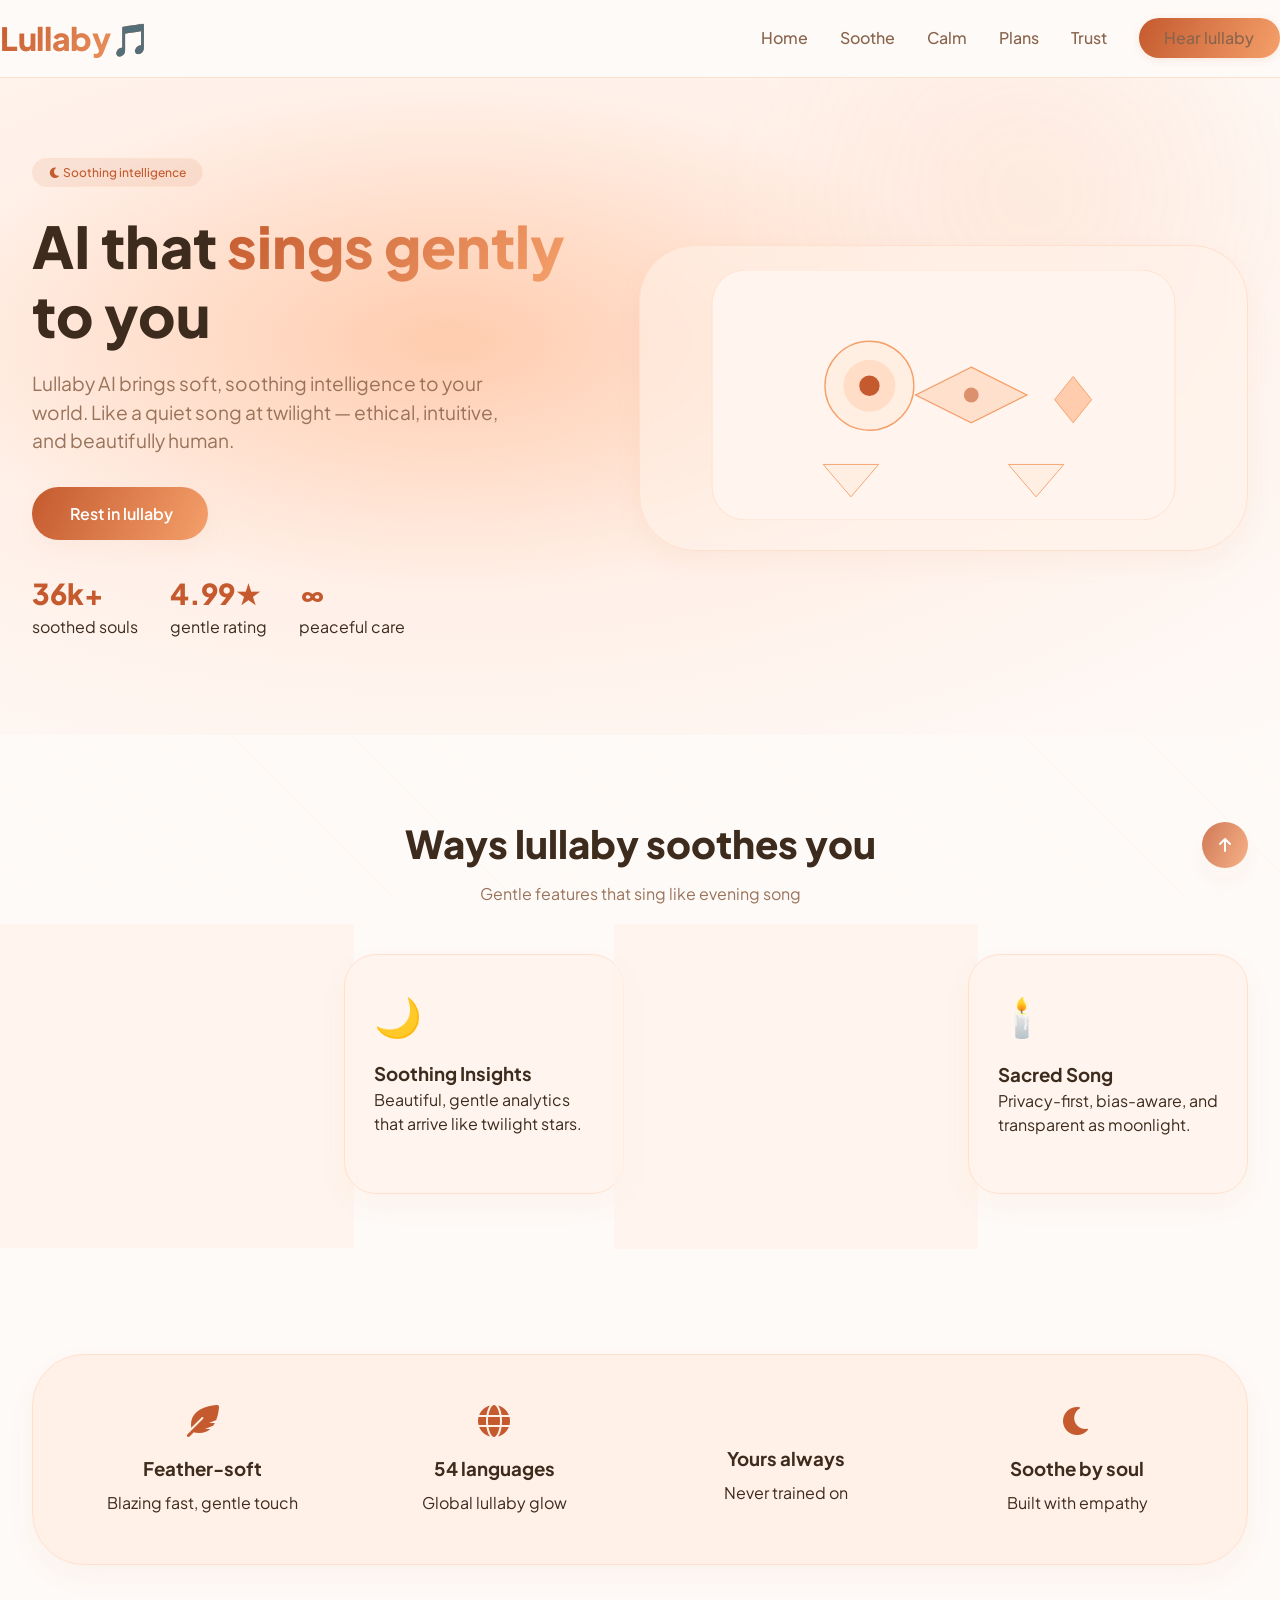
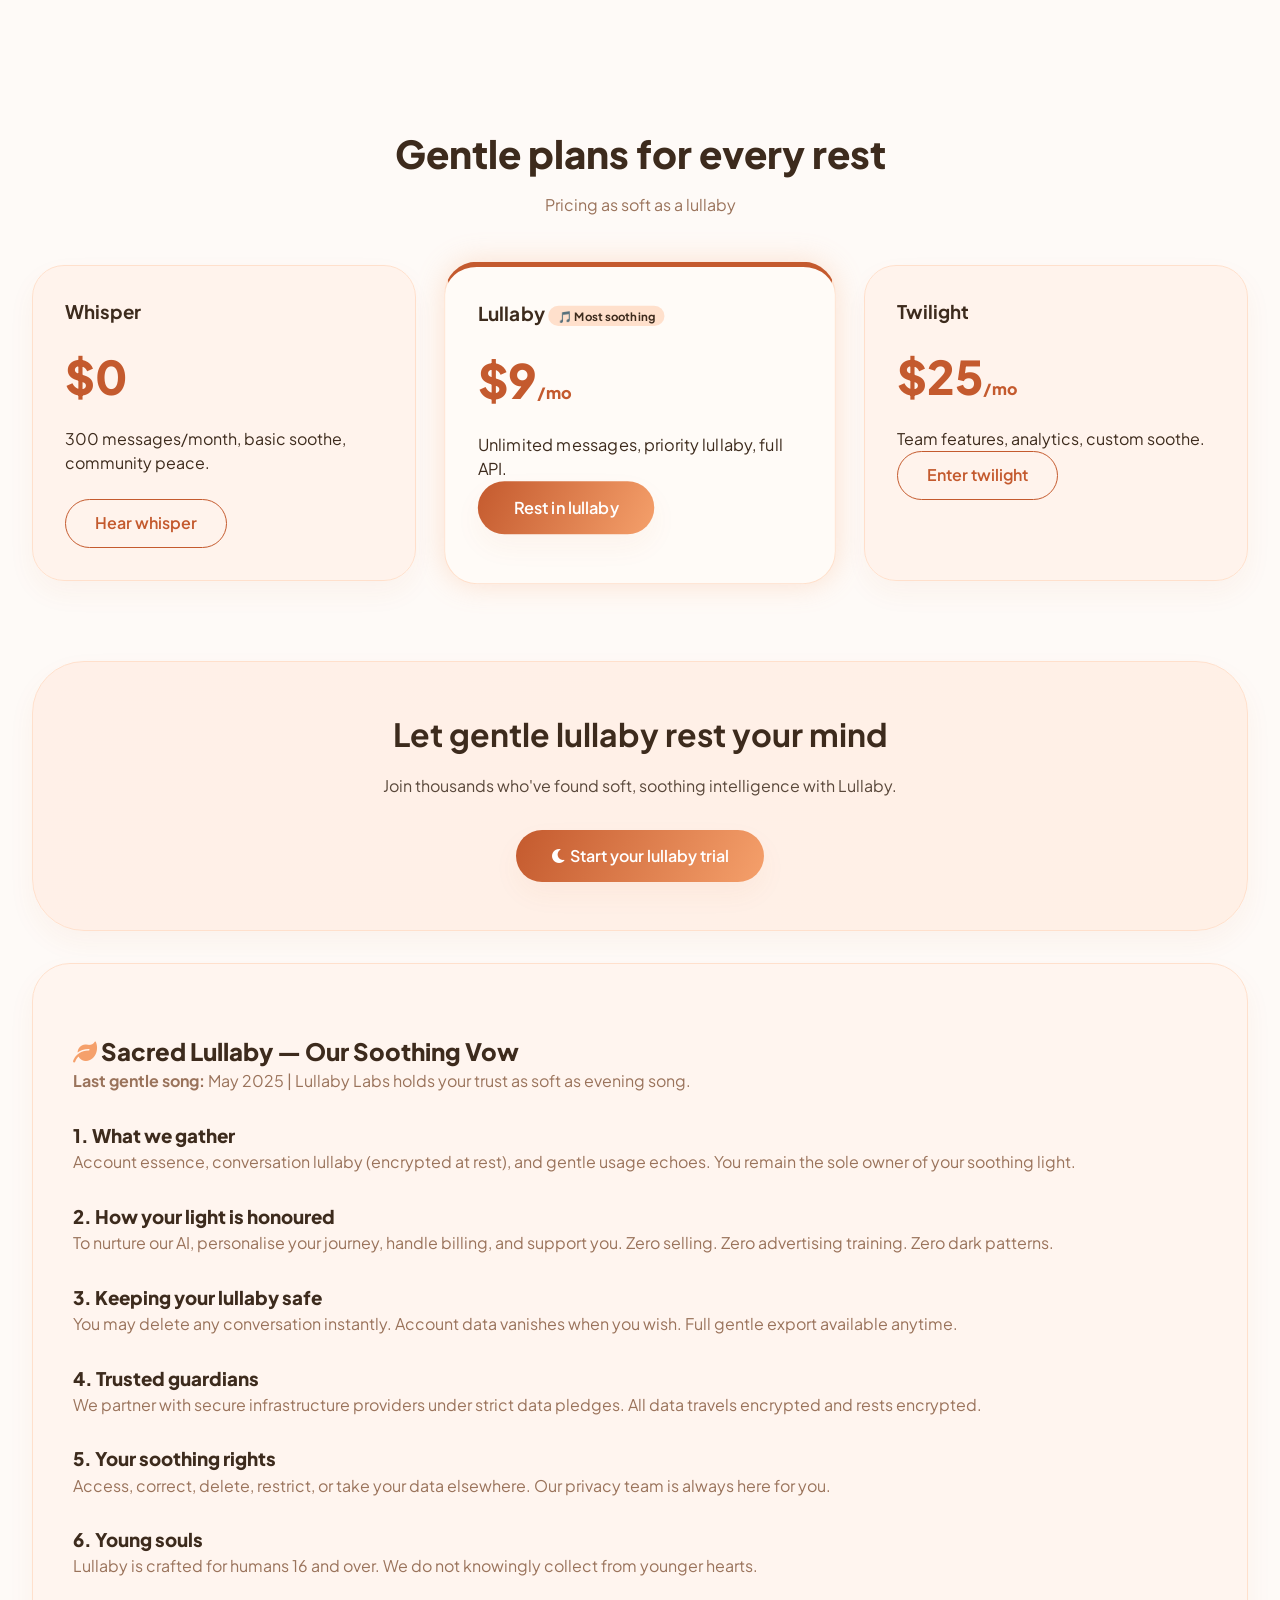
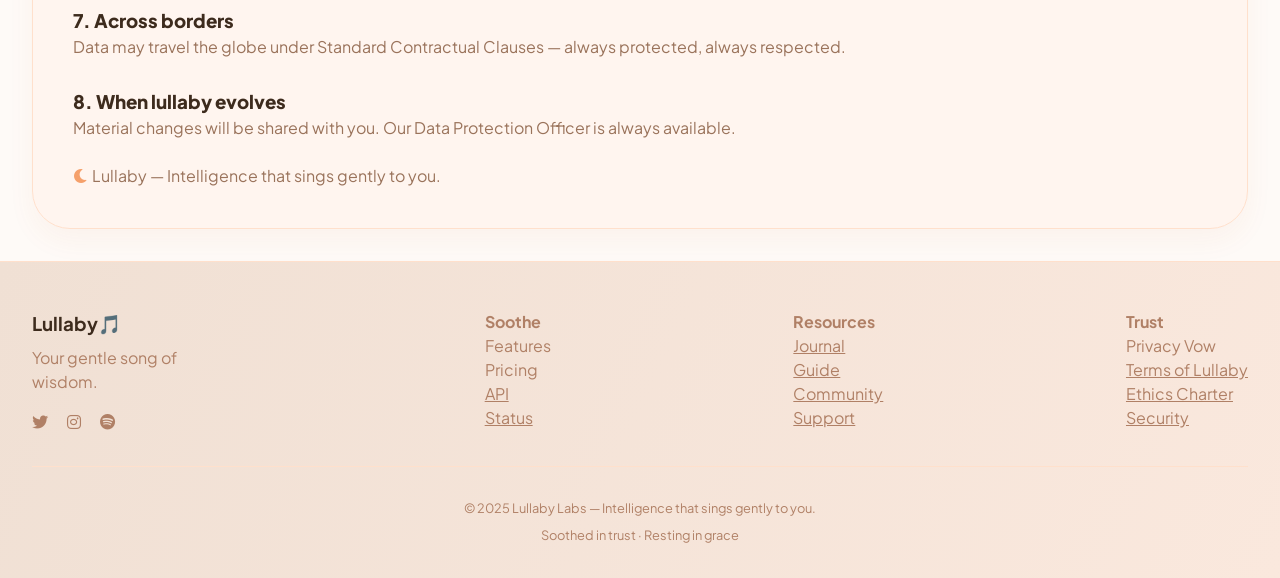
<file: index.html>
<!DOCTYPE html>
<html lang="en">
<head>
    <meta charset="UTF-8">
    <meta name="viewport" content="width=device-width, initial-scale=1.0, viewport-fit=cover">
    <title>Lullaby AI | Soft Intelligence That Soothes</title>
    <meta name="description" content="Lullaby AI brings soft, soothing intelligence to your world. Gentle, intuitive, and beautifully human — like a quiet song at twilight.">
    <meta name="keywords" content="lullaby AI, soft soothe, gentle intelligence, peach warmth, ethical AI">
    <meta name="author" content="Lullaby Labs">
    <link rel="stylesheet" href="https://cdnjs.cloudflare.com/ajax/libs/font-awesome/6.0.0-beta3/css/all.min.css">
    <link href="https://fonts.googleapis.com/css2?family=Plus+Jakarta+Sans:wght@300;400;500;600;700;800&display=swap" rel="stylesheet">
    <style>
        * {
            margin: 0;
            padding: 0;
            box-sizing: border-box;
        }

        body {
            font-family: 'Plus Jakarta Sans', sans-serif;
            background: #fefaf7;
            color: #3d2b1d;
            line-height: 1.5;
            scroll-behavior: smooth;
        }

        :root {
            --lullaby-light: #fff0e8;
            --lullaby-soft: #ffe0cc;
            --lullaby-glow: #ffccae;
            --lullaby-warm: #f5a06b;
            --lullaby-deep: #c45a2e;
            --shadow-soft: 0 12px 28px rgba(196, 90, 46, 0.05);
            --glow-soft: 0 0 28px rgba(245, 160, 107, 0.28);
            --radius-card: 32px;
        }

        /* Calm wave pattern */
        .calm-wave {
            position: fixed;
            top: 0;
            left: 0;
            width: 100%;
            height: 100%;
            pointer-events: none;
            background-image: repeating-linear-gradient(45deg, rgba(255, 204, 174, 0.05) 0px, rgba(255, 204, 174, 0.05) 1px, transparent 1px, transparent 28px);
            z-index: 0;
        }
        .calm-wave::after {
            content: '';
            position: absolute;
            top: 0;
            left: 0;
            width: 100%;
            height: 100%;
            background: radial-gradient(circle at 30px 40px, rgba(245, 160, 107, 0.04) 1px, transparent 1px);
            background-size: 35px 35px;
            pointer-events: none;
        }

        .container {
            max-width: 1280px;
            margin: 0 auto;
            padding: 0 32px;
            position: relative;
            z-index: 1;
        }

        /* Navigation */
        .navbar {
            background: rgba(254, 250, 247, 0.94);
            backdrop-filter: blur(14px);
            position: sticky;
            top: 0;
            z-index: 101;
            border-bottom: 1px solid var(--lullaby-soft);
        }

        .nav-wrapper {
            display: flex;
            justify-content: space-between;
            align-items: center;
            padding: 0.9rem 0;
            flex-wrap: wrap;
            gap: 1rem;
        }

        .logo {
            font-size: 2rem;
            font-weight: 800;
            background: linear-gradient(125deg, #c45a2e, #f5a06b);
            -webkit-background-clip: text;
            background-clip: text;
            color: transparent;
            letter-spacing: -0.01em;
        }

        .nav-links {
            display: flex;
            gap: 2rem;
            align-items: center;
            flex-wrap: wrap;
        }

        .nav-links a {
            text-decoration: none;
            font-weight: 500;
            color: #8a644c;
            transition: 0.2s;
        }

        .nav-links a:hover {
            color: var(--lullaby-deep);
        }

        .btn-lullaby {
            background: linear-gradient(115deg, var(--lullaby-deep), var(--lullaby-warm));
            padding: 0.5rem 1.6rem;
            border-radius: 50px;
            color: white;
            font-weight: 600;
            text-decoration: none;
            transition: 0.2s;
            box-shadow: 0 2px 8px rgba(196, 90, 46, 0.12);
            display: inline-block;
            cursor: pointer;
            border: none;
        }

        .btn-lullaby:hover {
            transform: translateY(-2px);
            box-shadow: 0 6px 14px rgba(196, 90, 46, 0.2);
        }

        /* Hero */
        .hero {
            padding: 5rem 0 6rem;
            background: radial-gradient(ellipse at 35% 40%, var(--lullaby-glow) 0%, var(--lullaby-light) 45%, #fefaf7 100%);
            position: relative;
            overflow: hidden;
        }

        .hero::before {
            content: '';
            position: absolute;
            top: -10%;
            right: -8%;
            width: 55%;
            height: 55%;
            background: radial-gradient(circle, rgba(245, 160, 107, 0.1), transparent 70%);
            filter: blur(42px);
            pointer-events: none;
        }

        .hero-grid {
            display: flex;
            flex-wrap: wrap;
            align-items: center;
            gap: 3rem;
            position: relative;
            z-index: 2;
        }

        .hero-text {
            flex: 1;
        }

        .hero-tag {
            background: rgba(196, 90, 46, 0.1);
            border: 1px solid var(--lullaby-soft);
            border-radius: 50px;
            padding: 0.3rem 1rem;
            display: inline-block;
            font-weight: 500;
            font-size: 0.75rem;
            color: var(--lullaby-deep);
            margin-bottom: 1.5rem;
        }

        .hero-text h1 {
            font-size: 3.6rem;
            font-weight: 800;
            line-height: 1.2;
            margin-bottom: 1.2rem;
            color: #3d2b1d;
        }

        .lullaby-word {
            background: linear-gradient(135deg, var(--lullaby-deep), var(--lullaby-warm));
            -webkit-background-clip: text;
            background-clip: text;
            color: transparent;
        }

        .hero-text p {
            font-size: 1.2rem;
            color: #9a735b;
            max-width: 90%;
            margin-bottom: 2rem;
        }

        .hero-stats {
            display: flex;
            gap: 2rem;
            margin-top: 2rem;
        }

        .stat-item h3 {
            font-size: 1.8rem;
            font-weight: 800;
            color: var(--lullaby-deep);
        }

        .hero-visual {
            flex: 1;
            text-align: center;
            background: rgba(255, 242, 234, 0.55);
            backdrop-filter: blur(8px);
            border-radius: 56px;
            padding: 1.5rem;
            box-shadow: var(--shadow-soft);
            border: 1px solid var(--lullaby-soft);
        }

        .btn-primary {
            background: linear-gradient(115deg, var(--lullaby-deep), var(--lullaby-warm));
            padding: 0.9rem 2.2rem;
            border-radius: 50px;
            color: white;
            font-weight: 600;
            display: inline-block;
            text-decoration: none;
            transition: 0.2s;
            box-shadow: var(--shadow-soft);
            cursor: pointer;
            border: none;
        }

        .btn-primary:hover {
            transform: translateY(-2px);
            box-shadow: 0 10px 22px rgba(196, 90, 46, 0.2);
        }

        section {
            padding: 5rem 0;
        }

        .section-header {
            text-align: center;
            margin-bottom: 3rem;
        }

        .section-header h2 {
            font-size: 2.4rem;
            font-weight: 800;
            color: #3d2b1d;
            margin-bottom: 0.6rem;
        }

        .section-header p {
            color: #9a735b;
            max-width: 580px;
            margin: 0 auto;
        }

        /* Cards */
        .cards-grid {
            display: grid;
            grid-template-columns: repeat(auto-fit, minmax(280px, 1fr));
            gap: 2rem;
        }

        .lullaby-card {
            background: rgba(255, 242, 234, 0.7);
            backdrop-filter: blur(4px);
            border-radius: var(--radius-card);
            padding: 2rem 1.8rem;
            border: 1px solid var(--lullaby-soft);
            transition: all 0.3s ease;
            box-shadow: var(--shadow-soft);
            cursor: pointer;
        }

        .lullaby-card:hover {
            transform: translateY(-7px);
            border-color: var(--lullaby-glow);
            box-shadow: var(--glow-soft);
            background: rgba(255, 248, 242, 0.92);
        }

        .card-icon {
            font-size: 2.4rem;
            margin-bottom: 1rem;
        }

        /* Soothe row */
        .soothe-row {
            display: flex;
            flex-wrap: wrap;
            gap: 2rem;
            background: var(--lullaby-light);
            border-radius: 52px;
            padding: 2.5rem;
            border: 1px solid var(--lullaby-soft);
            box-shadow: var(--shadow-soft);
        }

        .soothe-cell {
            flex: 1;
            text-align: center;
            padding: 0.6rem;
        }

        /* Pricing */
        .pricing-grid {
            display: flex;
            flex-wrap: wrap;
            gap: 2rem;
            justify-content: center;
        }

        .price-card {
            background: rgba(255, 242, 234, 0.9);
            border-radius: 32px;
            flex: 1;
            min-width: 270px;
            padding: 2rem;
            border: 1px solid var(--lullaby-soft);
            transition: 0.25s;
            box-shadow: var(--shadow-soft);
        }

        .price-card.featured {
            border-top: 5px solid var(--lullaby-deep);
            transform: scale(1.02);
            background: #fffbf7;
            box-shadow: var(--glow-soft);
        }

        .price-number {
            font-size: 2.9rem;
            font-weight: 800;
            color: var(--lullaby-deep);
            margin: 1rem 0;
        }

        .btn-outline {
            border: 1.5px solid var(--lullaby-deep);
            padding: 0.7rem 1.8rem;
            border-radius: 50px;
            background: transparent;
            color: var(--lullaby-deep);
            font-weight: 600;
            text-decoration: none;
            display: inline-block;
            transition: 0.2s;
            cursor: pointer;
        }

        .btn-outline:hover {
            background: var(--lullaby-deep);
            color: white;
        }

        .cta-section {
            background: linear-gradient(125deg, var(--lullaby-light), #fff0e6);
            border-radius: 52px;
            text-align: center;
            padding: 3rem;
            border: 1px solid var(--lullaby-soft);
            box-shadow: var(--shadow-soft);
        }

        /* Privacy */
        .privacy-section {
            background: #fff5ef;
            border-radius: 38px;
            padding: 2.5rem;
            margin: 2rem 0;
            border: 1px solid var(--lullaby-soft);
            scroll-margin-top: 90px;
            box-shadow: var(--shadow-soft);
        }

        .privacy-section h2, .privacy-section h3 {
            color: #3d2b1d;
            margin-top: 1.8rem;
            font-weight: 800;
        }

        .privacy-section p, .privacy-section li {
            color: #9a735b;
        }

        footer {
            background: linear-gradient(115deg, #f0e0d4, #fae8dd);
            color: #b08066;
            padding: 3rem 0 2rem;
            border-top: 1px solid var(--lullaby-soft);
        }

        .back-to-top {
            position: fixed;
            bottom: 2rem;
            right: 2rem;
            background: linear-gradient(115deg, var(--lullaby-deep), var(--lullaby-warm));
            color: white;
            width: 46px;
            height: 46px;
            border-radius: 50%;
            display: flex;
            align-items: center;
            justify-content: center;
            text-decoration: none;
            opacity: 0.8;
            transition: 0.2s;
            z-index: 99;
            box-shadow: var(--shadow-soft);
        }

        .back-to-top:hover {
            opacity: 1;
            transform: translateY(-3px);
        }

        /* Modal */
        .info-modal {
            display: none;
            position: fixed;
            top: 0;
            left: 0;
            width: 100%;
            height: 100%;
            background: rgba(0,0,0,0.5);
            backdrop-filter: blur(8px);
            z-index: 1000;
            justify-content: center;
            align-items: center;
        }
        .info-modal-content {
            background: #fffaf5;
            padding: 2rem;
            border-radius: 32px;
            max-width: 380px;
            text-align: center;
            border: 1px solid var(--lullaby-soft);
            box-shadow: var(--glow-soft);
        }
        .info-modal-content h3 { color: var(--lullaby-deep); margin-bottom: 1rem; }
        .info-modal-content p { color: #8a644c; margin-bottom: 0.5rem; }
        .info-modal-content button {
            margin-top: 1.5rem;
            padding: 0.5rem 1.5rem;
            background: var(--lullaby-deep);
            color: white;
            border: none;
            border-radius: 40px;
            cursor: pointer;
        }

        @media (max-width: 800px) {
            .hero-text h1 { font-size: 2.2rem; }
            .nav-wrapper { flex-direction: column; }
            .section-header h2 { font-size: 1.9rem; }
        }
    </style>
</head>
<body>

<div class="calm-wave"></div>

<div id="demoModal" class="info-modal">
    <div class="info-modal-content">
        <i class="fas fa-moon" style="font-size: 3rem; color: #f5a06b;"></i>
        <h3>Lullaby AI</h3>
        <p>This is a gentle lullaby. In a live environment, this would open your personal soothing space.</p>
        <button onclick="closeModal()">Rest here</button>
    </div>
</div>

<nav class="navbar">
    <div class="container nav-wrapper">
        <div class="logo">Lullaby<span style="color:#f5a06b;">🎵</span></div>
        <div class="nav-links">
            <a href="#home">Home</a>
            <a href="#soothe">Soothe</a>
            <a href="#calm">Calm</a>
            <a href="#pricing">Plans</a>
            <a href="#privacy">Trust</a>
            <a href="#" class="btn-lullaby" onclick="openModal()">Hear lullaby</a>
        </div>
    </div>
</nav>

<main>
    <section id="home" class="hero">
        <div class="container hero-grid">
            <div class="hero-text">
                <div class="hero-tag"><i class="fas fa-moon"></i> Soothing intelligence</div>
                <h1>AI that <span class="lullaby-word">sings gently</span> to you</h1>
                <p>Lullaby AI brings soft, soothing intelligence to your world. Like a quiet song at twilight — ethical, intuitive, and beautifully human.</p>
                <a href="#" class="btn-primary" onclick="openModal()"><i class="fas fa-head-side-heart"></i> Rest in lullaby</a>
                <div class="hero-stats">
                    <div class="stat-item"><h3>36k+</h3><span>soothed souls</span></div>
                    <div class="stat-item"><h3>4.99★</h3><span>gentle rating</span></div>
                    <div class="stat-item"><h3>∞</h3><span>peaceful care</span></div>
                </div>
            </div>
            <div class="hero-visual">
                <svg width="100%" height="250" viewBox="0 0 500 270" fill="none" xmlns="http://www.w3.org/2000/svg">
                    <rect width="500" height="270" rx="36" fill="#FFF5EE" stroke="#FFE0CC" stroke-width="1"/>
                    <circle cx="170" cy="125" r="48" fill="#FFEFE2" stroke="#F5A06B" stroke-width="1.5"/>
                    <circle cx="170" cy="125" r="28" fill="#FFCCAE" fill-opacity="0.5"/>
                    <circle cx="170" cy="125" r="11" fill="#C45A2E"/>
                    <path d="M280 105 L340 135 L280 165 L220 135 Z" fill="#FFE0CC" stroke="#F5A06B" stroke-width="1.5"/>
                    <circle cx="280" cy="135" r="8" fill="#C45A2E" fill-opacity="0.6"/>
                    <path d="M390 115 L410 140 L390 165 L370 140 Z" fill="#FFCCAE" stroke="#F5A06B" stroke-width="1"/>
                    <path d="M120 210 L180 210 L150 245 Z" fill="#FFEFE2" stroke="#F5A06B" stroke-width="1"/>
                    <path d="M320 210 L380 210 L350 245 Z" fill="#FFEFE2" stroke="#F5A06B" stroke-width="1"/>
                </svg>
            </div>
        </div>
    </section>

    <section id="soothe">
        <div class="container">
            <div class="section-header">
                <h2>Ways lullaby soothes you</h2>
                <p>Gentle features that sing like evening song</p>
            </div>
            <div class="cards-grid">
                <div class="lullaby-card" onclick="openModal()"><div class="card-icon">🎵</div><h3>Lullaby Chat</h3><p>Conversations that flow like a gentle melody — soft and comforting.</p></div>
                <div class="lullaby-card" onclick="openModal()"><div class="card-icon">🌙</div><h3>Soothing Insights</h3><p>Beautiful, gentle analytics that arrive like twilight stars.</p></div>
                <div class="lullaby-card" onclick="openModal()"><div class="card-icon">🍃</div><h3>Peaceful Current</h3><p>Automation that moves like a calm river — quiet and effortless.</p></div>
                <div class="lullaby-card" onclick="openModal()"><div class="card-icon">🕯️</div><h3>Sacred Song</h3><p>Privacy-first, bias-aware, and transparent as moonlight.</p></div>
            </div>
        </div>
    </section>

    <section id="calm">
        <div class="container">
            <div class="soothe-row">
                <div class="soothe-cell"><i class="fas fa-feather-alt" style="font-size: 2rem; color:#c45a2e;"></i><h3 style="margin: 1rem 0 0.5rem;">Feather-soft</h3><p>Blazing fast, gentle touch</p></div>
                <div class="soothe-cell"><i class="fas fa-globe" style="font-size: 2rem; color:#c45a2e;"></i><h3 style="margin: 1rem 0 0.5rem;">54 languages</h3><p>Global lullaby glow</p></div>
                <div class="soothe-cell"><i class="fas fa-shield-heart" style="font-size: 2rem; color:#c45a2e;"></i><h3 style="margin: 1rem 0 0.5rem;">Yours always</h3><p>Never trained on</p></div>
                <div class="soothe-cell"><i class="fas fa-moon" style="font-size: 2rem; color:#c45a2e;"></i><h3 style="margin: 1rem 0 0.5rem;">Soothe by soul</h3><p>Built with empathy</p></div>
            </div>
        </div>
    </section>

    <section id="pricing">
        <div class="container">
            <div class="section-header">
                <h2>Gentle plans for every rest</h2>
                <p>Pricing as soft as a lullaby</p>
            </div>
            <div class="pricing-grid">
                <div class="price-card"><h3>Whisper</h3><div class="price-number">$0</div><p>300 messages/month, basic soothe, community peace.</p>
                    <a href="#" class="btn-outline" style="margin-top:1.5rem; display:inline-block;" onclick="openModal()">Hear whisper</a>
                </div>
                <div class="price-card featured"><h3>Lullaby <span style="background:#ffe0cc; font-size:0.7rem; padding:0.2rem 0.6rem; border-radius:40px;">🎵 Most soothing</span></h3><div class="price-number">$9<span style="font-size:1rem;">/mo</span></div><p>Unlimited messages, priority lullaby, full API.</p>
                    <a href="#" class="btn-primary" onclick="openModal()">Rest in lullaby</a>
                </div>
                <div class="price-card"><h3>Twilight</h3><div class="price-number">$25<span style="font-size:1rem;">/mo</span></div><p>Team features, analytics, custom soothe.</p>
                    <a href="#" class="btn-outline" onclick="openModal()">Enter twilight</a>
                </div>
            </div>
        </div>
    </section>

    <div class="container">
        <div class="cta-section">
            <h2 style="font-size: 2rem;">Let gentle lullaby rest your mind</h2>
            <p style="margin: 1rem 0 2rem; opacity: 0.85;">Join thousands who've found soft, soothing intelligence with Lullaby.</p>
            <a href="#" class="btn-primary" onclick="openModal()"><i class="fas fa-moon"></i> Start your lullaby trial</a>
        </div>
    </div>

    <div class="container" id="privacy">
        <div class="privacy-section">
            <h2><i class="fas fa-leaf" style="color:#f5a06b;"></i> Sacred Lullaby — Our Soothing Vow</h2>
            <p><strong>Last gentle song:</strong> May 2025 | Lullaby Labs holds your trust as soft as evening song.</p>
            
            <h3>1. What we gather</h3>
            <p>Account essence, conversation lullaby (encrypted at rest), and gentle usage echoes. You remain the sole owner of your soothing light.</p>
            
            <h3>2. How your light is honoured</h3>
            <p>To nurture our AI, personalise your journey, handle billing, and support you. Zero selling. Zero advertising training. Zero dark patterns.</p>
            
            <h3>3. Keeping your lullaby safe</h3>
            <p>You may delete any conversation instantly. Account data vanishes when you wish. Full gentle export available anytime.</p>
            
            <h3>4. Trusted guardians</h3>
            <p>We partner with secure infrastructure providers under strict data pledges. All data travels encrypted and rests encrypted.</p>
            
            <h3>5. Your soothing rights</h3>
            <p>Access, correct, delete, restrict, or take your data elsewhere. Our privacy team is always here for you.</p>
            
            <h3>6. Young souls</h3>
            <p>Lullaby is crafted for humans 16 and over. We do not knowingly collect from younger hearts.</p>
            
            <h3>7. Across borders</h3>
            <p>Data may travel the globe under Standard Contractual Clauses — always protected, always respected.</p>
            
            <h3>8. When lullaby evolves</h3>
            <p>Material changes will be shared with you. Our Data Protection Officer is always available.</p>
            <p style="margin-top:1.5rem;"><i class="fas fa-moon" style="color:#f5a06b;"></i> Lullaby — Intelligence that sings gently to you.</p>
        </div>
    </div>
</main>

<footer>
    <div class="container">
        <div style="display: flex; flex-wrap: wrap; justify-content: space-between; gap: 2rem;">
            <div>
                <h3 style="color:#3d2b1d;">Lullaby<span style="color:#f5a06b;">🎵</span></h3>
                <p style="max-width: 210px; margin-top: 0.5rem;">Your gentle song of wisdom.</p>
                <div style="margin-top: 1rem;">
                    <a href="#" onclick="openModal(); return false;" style="color:#b08066; margin-right: 1rem;"><i class="fab fa-twitter"></i></a>
                    <a href="#" onclick="openModal(); return false;" style="color:#b08066; margin-right: 1rem;"><i class="fab fa-instagram"></i></a>
                    <a href="#" onclick="openModal(); return false;" style="color:#b08066;"><i class="fab fa-spotify"></i></a>
                </div>
            </div>
            <div>
                <h4>Soothe</h4>
                <p><a href="#soothe" style="color:#b08066; text-decoration:none;">Features</a><br>
                   <a href="#pricing" style="color:#b08066; text-decoration:none;">Pricing</a><br>
                   <a href="#" onclick="openModal(); return false;" style="color:#b08066;">API</a><br>
                   <a href="#" onclick="openModal(); return false;" style="color:#b08066;">Status</a></p>
            </div>
            <div>
                <h4>Resources</h4>
                <p><a href="#" onclick="openModal(); return false;" style="color:#b08066;">Journal</a><br>
                   <a href="#" onclick="openModal(); return false;" style="color:#b08066;">Guide</a><br>
                   <a href="#" onclick="openModal(); return false;" style="color:#b08066;">Community</a><br>
                   <a href="#" onclick="openModal(); return false;" style="color:#b08066;">Support</a></p>
            </div>
            <div>
                <h4>Trust</h4>
                <p><a href="#privacy" style="color:#b08066; text-decoration:none;">Privacy Vow</a><br>
                   <a href="#" onclick="openModal(); return false;" style="color:#b08066;">Terms of Lullaby</a><br>
                   <a href="#" onclick="openModal(); return false;" style="color:#b08066;">Ethics Charter</a><br>
                   <a href="#" onclick="openModal(); return false;" style="color:#b08066;">Security</a></p>
            </div>
        </div>
        <div style="text-align: center; padding-top: 2rem; border-top: 1px solid #ffe0cc; margin-top: 2rem; font-size: 0.8rem;">
            <p>© 2025 Lullaby Labs — Intelligence that sings gently to you.</p>
            <p style="margin-top: 0.5rem;">Soothed in trust · Resting in grace</p>
        </div>
    </div>
</footer>

<a href="#" class="back-to-top" onclick="window.scrollTo({top:0,behavior:'smooth'}); return false;"><i class="fas fa-arrow-up"></i></a>

<script>
    function openModal() {
        document.getElementById('demoModal').style.display = 'flex';
    }
    function closeModal() {
        document.getElementById('demoModal').style.display = 'none';
    }
    window.onclick = function(event) {
        let modal = document.getElementById('demoModal');
        if (event.target === modal) modal.style.display = 'none';
    }
    document.querySelectorAll('a[href^="#"]').forEach(anchor => {
        anchor.addEventListener('click', function(e) {
            const href = this.getAttribute('href');
            if (href === "#" || href === "") return;
            const target = document.querySelector(href);
            if (target) {
                e.preventDefault();
                target.scrollIntoView({ behavior: 'smooth', block: 'start' });
            }
        });
    });
    document.querySelector('.back-to-top').addEventListener('click', function(e) {
        e.preventDefault();
        window.scrollTo({ top: 0, behavior: 'smooth' });
    });
</script>
    <script src="protection.js"></script>
</body>
</html>
</file>
